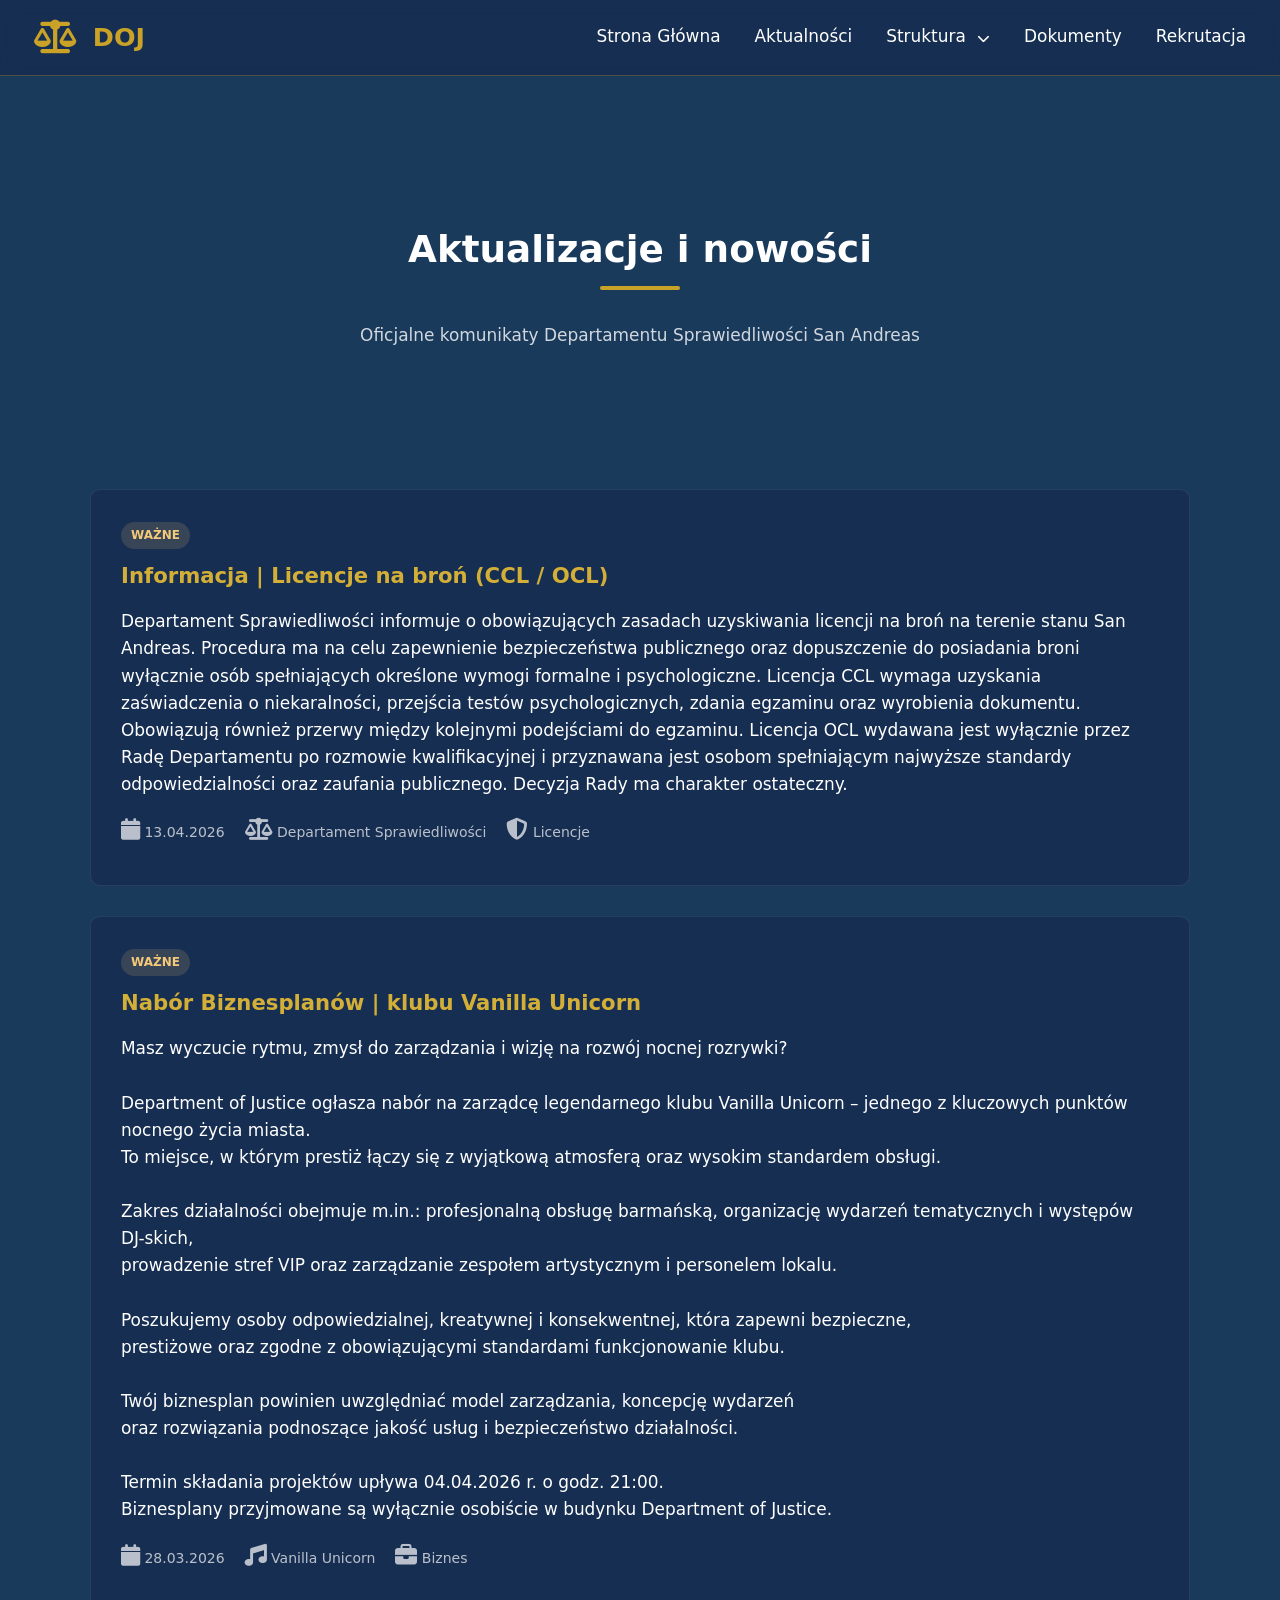
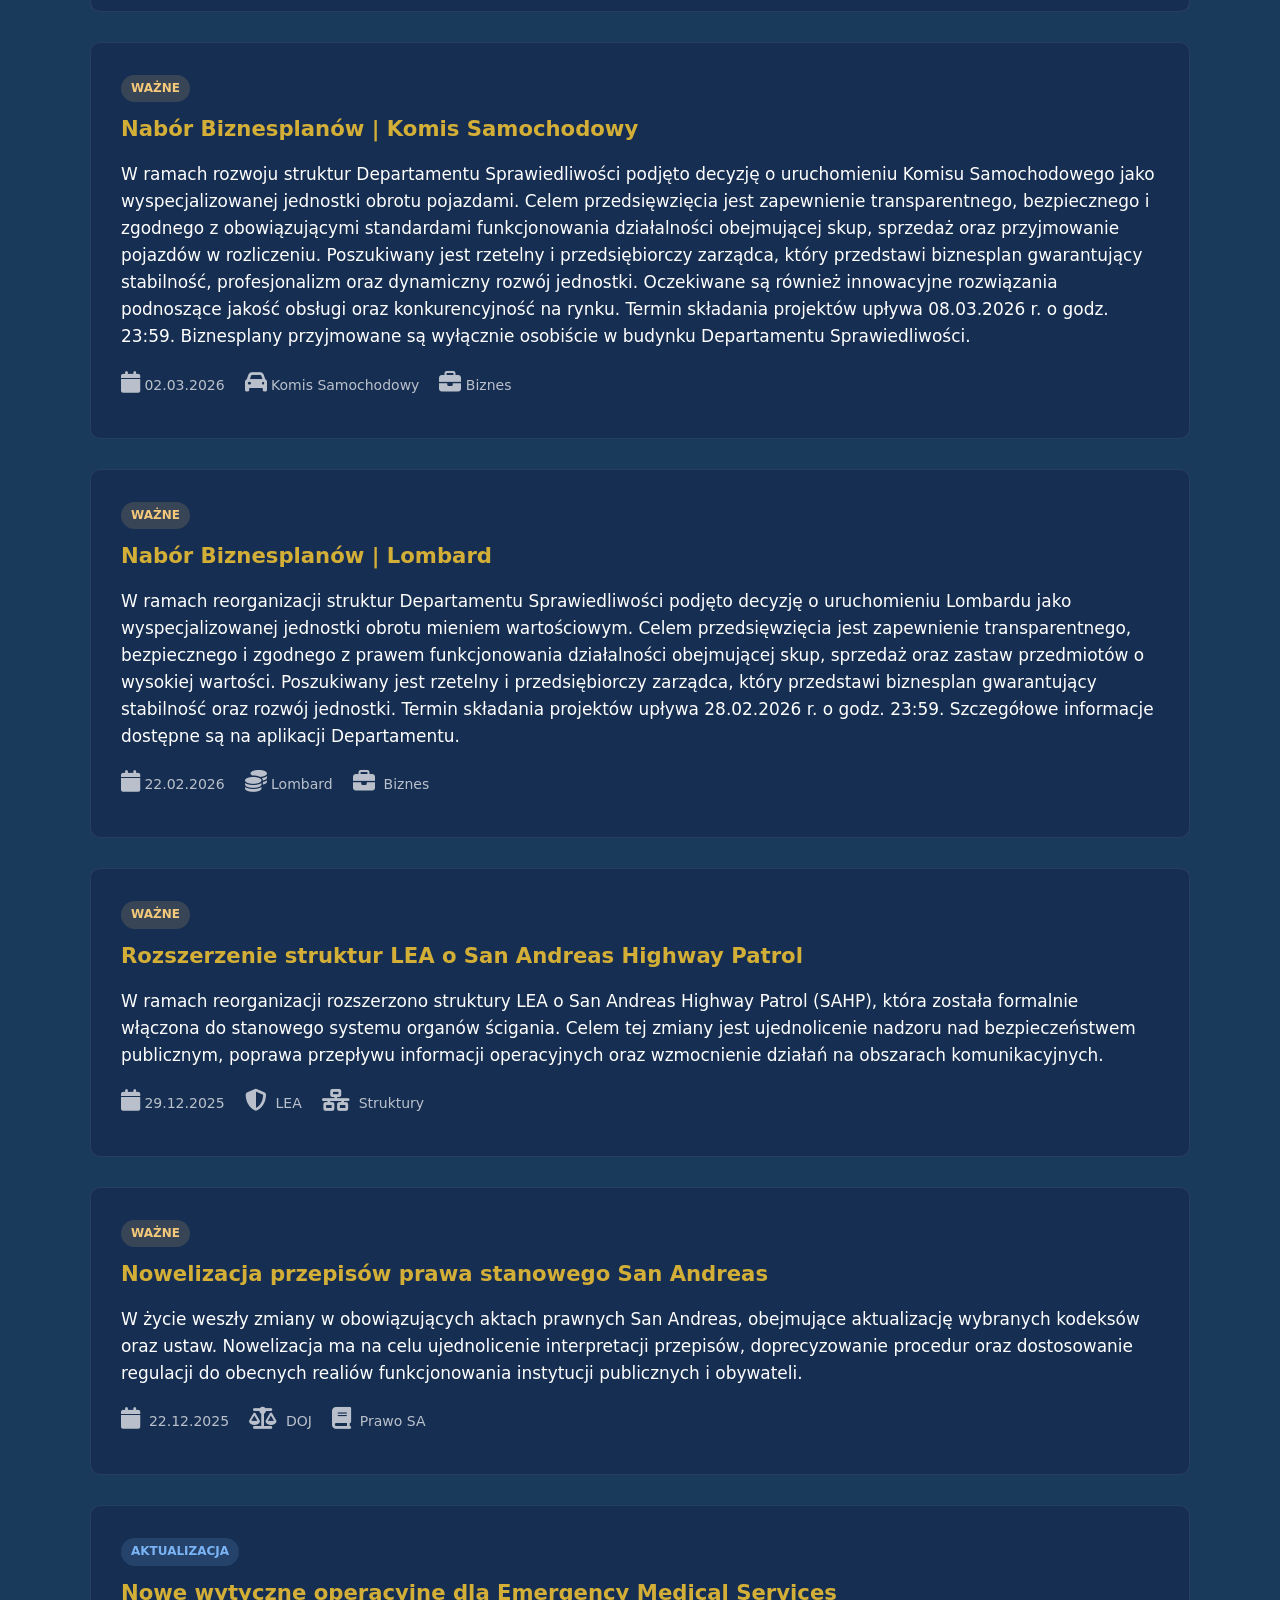
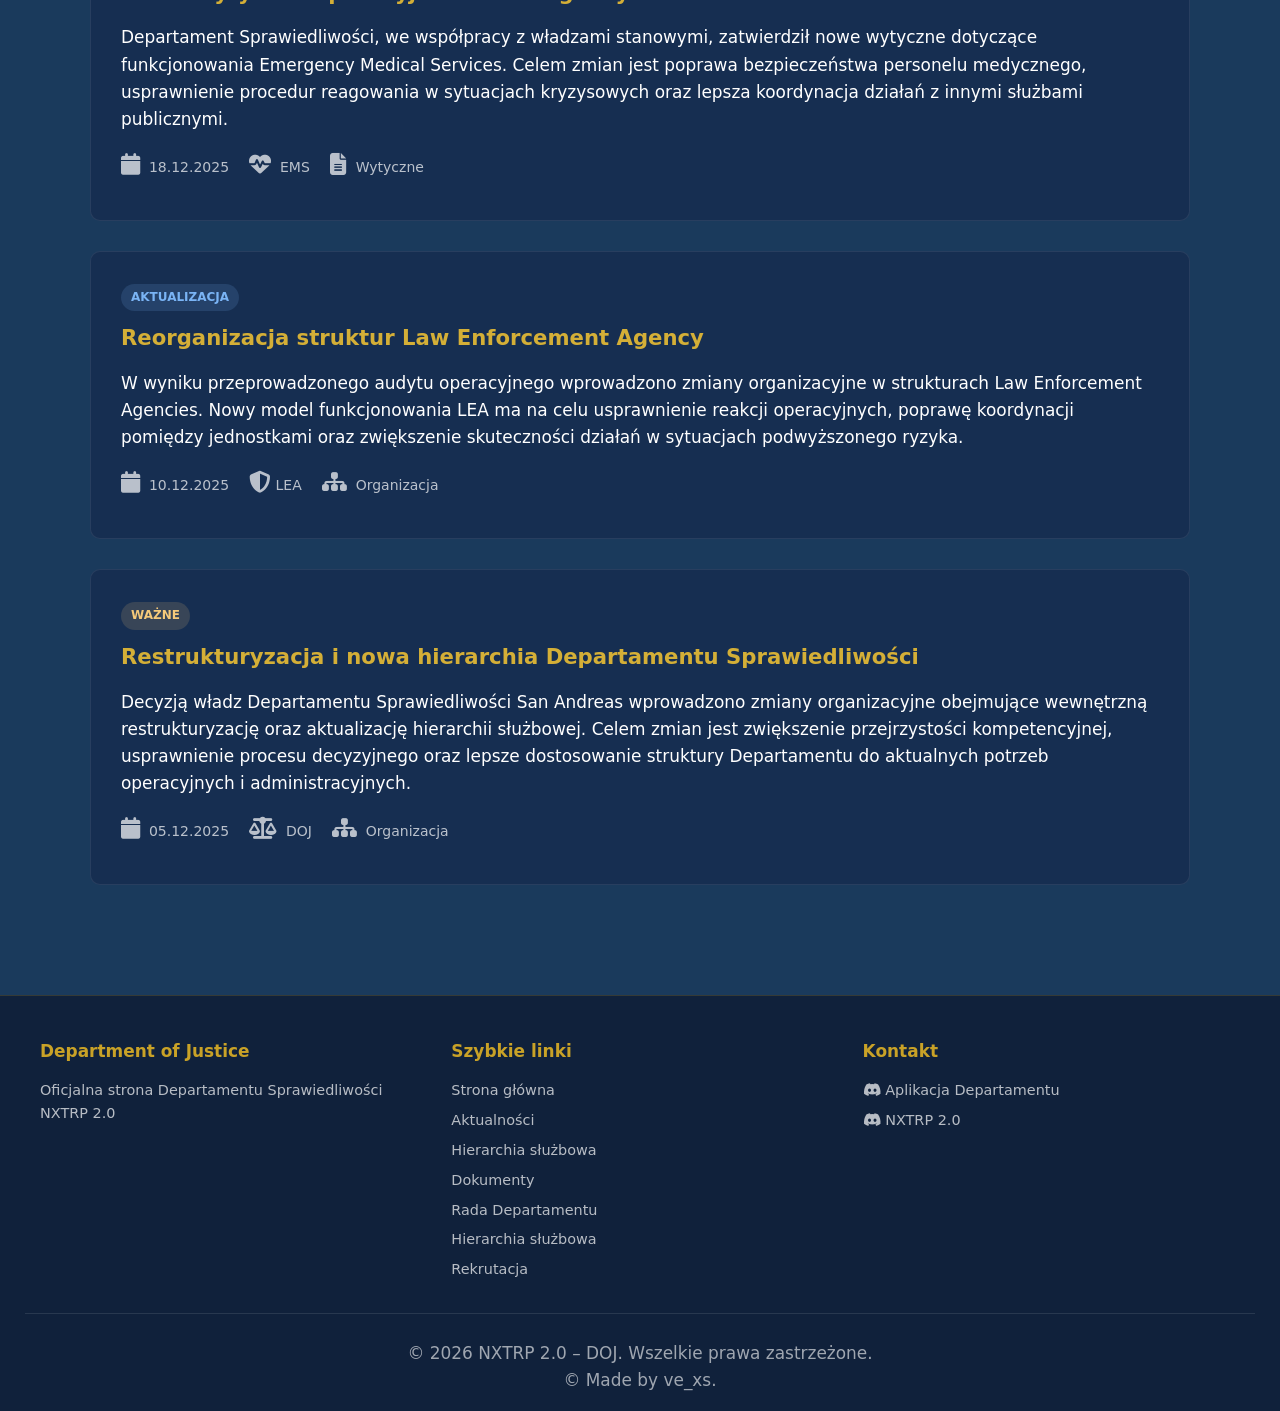
<file: index.html>
<!DOCTYPE html>
<html lang="pl">
<head>
    <meta charset="UTF-8">
    <meta name="viewport" content="width=device-width, initial-scale=1.0">

    <title>Aktualizacje | Department of Justice – NXTRP 2.0</title>

    <link href="https://cdnjs.cloudflare.com/ajax/libs/font-awesome/6.4.0/css/all.min.css" rel="stylesheet">

    <link rel="stylesheet" href="base.css">
    <link rel="stylesheet" href="layout.css">
    <link rel="stylesheet" href="components.css">
    <link rel="stylesheet" href="hero.css">
    <link rel="stylesheet" href="footer.css">
    <link rel="stylesheet" href="mobile.css">
    <link rel="stylesheet" href="news.css">


    <link rel="icon" type="image/png" href="dojlogog.png">
</head>

<body>

<nav id="navbar" role="navigation" aria-label="Główna nawigacja">
    <div class="nav-container">
        <a href="https://dojnxtrp.pl/" class="logo">
            <i class="fas fa-balance-scale"></i> DOJ
        </a>

        <ul class="nav-links">
            <li><a href="https://dojnxtrp.pl/">Strona Główna</a></li>
                        <li><a href="https://aktualnosci.dojnxtrp.pl">Aktualności</a></li>


            <li class="has-submenu">
                <a href="#">
                    Struktura <i class="fas fa-chevron-down"></i>
                </a>
                <ul class="submenu">
                    <li><a href="https://rada.dojnxtrp.pl/">Rada Departamentu</a></li>
                    <li><a href="https://hierarchia.dojnxtrp.pl/">Hierarchia służbowa</a></li>

                    <li class="submenu-divider"></li>

                    <li><a href="https://prokuratura.dojnxtrp.pl/">Prokuratura</a></li>
                    <li><a href="https://sadownictwo.dojnxtrp.pl/">Sądownictwo</a></li>
                    <li><a href="https://adwokatura.dojnxtrp.pl/">Adwokatura</a></li>
                    <li><a href="https://irs.dojnxtrp.pl/">Internal Revenue Service</a></li>
                    <li><a href="https://administracja.dojnxtrp.pl/">Administracja</a></li>
                </ul>
            </li>

            <li><a href="https://dokumenty.dojnxtrp.pl/">Dokumenty</a></li>
            <li><a href="https://rekrutacja.dojnxtrp.pl/">Rekrutacja</a></li>
        </ul>
    </div>

    <button id="hamburger" class="hamburger" aria-label="Menu" aria-expanded="false">
        <span></span>
        <span></span>
        <span></span>
    </button>
</nav>

<div id="overlay" class="overlay"></div>

<div class="mobile-menu" id="mobileMenu" aria-hidden="true">

    <div class="mobile-main-menu">
        <a href="https://dojnxtrp.pl/">Strona główna</a>
        <a href="https://aktualnosci.dojnxtrp.pl">Aktualności</a>
        <a href="#" class="mobile-open-structure">
            Struktura <i class="fas fa-chevron-right"></i>
        </a>
        <a href="https://dokumenty.dojnxtrp.pl/">Dokumenty</a>
        <a href="https://rekrutacja.dojnxtrp.pl/">Rekrutacja</a>
    </div>

    <div class="mobile-structure-menu">
        <a href="#" class="mobile-back">
            <i class="fas fa-chevron-left"></i> Wróć
        </a>

        <a href="https://rada.dojnxtrp.pl/">Rada Departamentu</a>
        <a href="https://hierarchia.dojnxtrp.pl/">Hierarchia służbowa</a>
        <a href="https://administracja.dojnxtrp.pl/">Administracja</a>
        <a href="https://prokuratura.dojnxtrp.pl/">Prokuratura</a>
        <a href="https://sadownictwo.dojnxtrp.pl/">Sądownictwo</a>
        <a href="https://adwokatura.dojnxtrp.pl/">Adwokatura</a>
        <a href="https://irs.dojnxtrp.pl/">Internal Revenue Service</a>
    </div>

</div>

<a id="maincontent" tabindex="-1"></a>

<section class="news-section" id="aktualnosci">

        <section class="page-section">  
    <div class="section-header fade-in">
        <h2>Aktualizacje i nowości</h2>
        <p>Oficjalne komunikaty Departamentu Sprawiedliwości San Andreas</p>
    </div>
    </section>


    
    <div class="news-list">

        <article class="news-card fade-in">

  <span class="news-badge important">Ważne</span>

  <h3>Informacja | Licencje na broń (CCL / OCL)</h3>

  <p>
    Departament Sprawiedliwości informuje o obowiązujących zasadach uzyskiwania licencji na broń na terenie stanu San Andreas.
    Procedura ma na celu zapewnienie bezpieczeństwa publicznego oraz dopuszczenie do posiadania broni wyłącznie osób spełniających
    określone wymogi formalne i psychologiczne. Licencja CCL wymaga uzyskania zaświadczenia o niekaralności, przejścia testów
    psychologicznych, zdania egzaminu oraz wyrobienia dokumentu. Obowiązują również przerwy między
    kolejnymi podejściami do egzaminu. Licencja OCL wydawana jest wyłącznie przez Radę Departamentu po rozmowie kwalifikacyjnej i
    przyznawana jest osobom spełniającym najwyższe standardy odpowiedzialności oraz zaufania publicznego. Decyzja Rady ma charakter
    ostateczny.
  </p>

  <div class="news-meta">
    <span><i class="fas fa-calendar"></i>&nbsp;13.04.2026</span>
    <span><i class="fas fa-scale-balanced"></i>&nbsp;Departament Sprawiedliwości</span>
    <span><i class="fas fa-shield-alt"></i>&nbsp;Licencje</span>
  </div>

</article>
    

        <article class="news-card fade-in">

  <span class="news-badge important">Ważne</span>

  <h3>Nabór Biznesplanów | klubu Vanilla Unicorn</h3>


  <p>
    Masz wyczucie rytmu, zmysł do zarządzania i wizję na rozwój nocnej rozrywki?<br><br>

    Department of Justice ogłasza nabór na zarządcę legendarnego klubu Vanilla Unicorn – jednego z kluczowych punktów nocnego życia miasta.<br>
    To miejsce, w którym prestiż łączy się z wyjątkową atmosferą oraz wysokim standardem obsługi.<br><br>

    Zakres działalności obejmuje m.in.: profesjonalną obsługę barmańską, organizację wydarzeń tematycznych i występów DJ-skich,<br>
    prowadzenie stref VIP oraz zarządzanie zespołem artystycznym i personelem lokalu.<br><br>

    Poszukujemy osoby odpowiedzialnej, kreatywnej i konsekwentnej, która zapewni bezpieczne,<br>
    prestiżowe oraz zgodne z obowiązującymi standardami funkcjonowanie klubu.<br><br>

    Twój biznesplan powinien uwzględniać model zarządzania, koncepcję wydarzeń<br>
    oraz rozwiązania podnoszące jakość usług i bezpieczeństwo działalności.<br><br>

    Termin składania projektów upływa 04.04.2026 r. o godz. 21:00.<br>
    Biznesplany przyjmowane są wyłącznie osobiście w budynku Department of Justice.
  </p>

  <div class="news-meta">
    <span><i class="fas fa-calendar"></i>&nbsp;28.03.2026</span>
    <span><i class="fas fa-music"></i>&nbsp;Vanilla Unicorn</span>
    <span><i class="fas fa-briefcase"></i>&nbsp;Biznes</span>
  </div>

</article>
        

        <article class="news-card fade-in">

  <span class="news-badge important">Ważne</span>

  <h3>Nabór Biznesplanów | Komis Samochodowy</h3>

  <p>
    W ramach rozwoju struktur Departamentu Sprawiedliwości podjęto decyzję o uruchomieniu Komisu Samochodowego jako
    wyspecjalizowanej jednostki obrotu pojazdami. Celem przedsięwzięcia jest zapewnienie transparentnego, bezpiecznego i
    zgodnego z obowiązującymi standardami funkcjonowania działalności obejmującej skup, sprzedaż oraz przyjmowanie pojazdów
    w rozliczeniu. Poszukiwany jest rzetelny i przedsiębiorczy zarządca, który przedstawi biznesplan gwarantujący stabilność,
    profesjonalizm oraz dynamiczny rozwój jednostki. Oczekiwane są również innowacyjne rozwiązania podnoszące jakość obsługi
    oraz konkurencyjność na rynku. Termin składania projektów upływa 08.03.2026 r. o godz. 23:59. Biznesplany przyjmowane
    są wyłącznie osobiście w budynku Departamentu Sprawiedliwości.
  </p>

  <div class="news-meta">
    <span><i class="fas fa-calendar"></i>&nbsp;02.03.2026</span>
    <span><i class="fas fa-car"></i>&nbsp;Komis Samochodowy</span>
    <span><i class="fas fa-briefcase"></i>&nbsp;Biznes</span>
  </div>

</article>

        

  <article class="news-card fade-in">

    <span class="news-badge important">Ważne</span>

    <h3> Nabór Biznesplanów | Lombard</h3>

    <p>
       W ramach reorganizacji struktur Departamentu Sprawiedliwości podjęto decyzję o uruchomieniu Lombardu jako wyspecjalizowanej jednostki obrotu mieniem wartościowym. Celem przedsięwzięcia jest 
        zapewnienie transparentnego, bezpiecznego i zgodnego z
        prawem funkcjonowania działalności obejmującej skup, sprzedaż oraz zastaw przedmiotów o wysokiej wartości.
        Poszukiwany jest rzetelny i przedsiębiorczy zarządca, który przedstawi biznesplan gwarantujący stabilność oraz rozwój jednostki.
        Termin składania projektów upływa 28.02.2026 r. o godz. 23:59.
        Szczegółowe informacje dostępne są na aplikacji Departamentu.
    </p>

    <div class="news-meta">
        <span><i class="fas fa-calendar"></i>&nbsp;22.02.2026</span>
     <span><i class="fas fa-coins"></i>&nbsp;Lombard</span>
    <span><i class="fas fa-briefcase"></i>&nbsp; Biznes</span>
    </div>
</article>

        

       <article class="news-card fade-in">

    <span class="news-badge important">Ważne</span>

    <h3>Rozszerzenie struktur LEA o San Andreas Highway Patrol</h3>

    <p>
        W ramach reorganizacji rozszerzono struktury LEA o San Andreas
        Highway Patrol (SAHP), która została formalnie włączona do
        stanowego systemu organów ścigania. Celem tej zmiany jest
        ujednolicenie nadzoru nad bezpieczeństwem publicznym, poprawa
        przepływu informacji operacyjnych oraz wzmocnienie działań na
        obszarach komunikacyjnych.
    </p>

    <div class="news-meta">
        <span><i class="fas fa-calendar"></i>&nbsp;29.12.2025</span>
        <span><i class="fas fa-shield-halved"></i>&nbsp;  LEA</span>
        <span><i class="fas fa-network-wired"></i>&nbsp; Struktury</span>
    </div>
</article>


<article class="news-card fade-in">

    <span class="news-badge important">Ważne</span>

    <h3>Nowelizacja przepisów prawa stanowego San Andreas</h3>

    <p>
        W życie weszły zmiany w obowiązujących aktach prawnych San Andreas,
        obejmujące aktualizację wybranych kodeksów oraz ustaw. Nowelizacja
        ma na celu ujednolicenie interpretacji przepisów, doprecyzowanie
        procedur oraz dostosowanie regulacji do obecnych realiów
        funkcjonowania instytucji publicznych i obywateli.
    </p>

    <div class="news-meta">
        <span><i class="fas fa-calendar"></i>&nbsp; 22.12.2025</span>
        <span><i class="fas fa-scale-balanced "></i>&nbsp; DOJ</span>
        <span><i class="fas fa-book	"></i>&nbsp; Prawo SA</span>
    </div>
</article>


<article class="news-card fade-in">

    <span class="news-badge update">Aktualizacja</span>

    <h3>Nowe wytyczne operacyjne dla Emergency Medical Services</h3>

    <p>
        Departament Sprawiedliwości, we współpracy z władzami stanowymi,
        zatwierdził nowe wytyczne dotyczące funkcjonowania Emergency Medical
        Services. Celem zmian jest poprawa bezpieczeństwa personelu
        medycznego, usprawnienie procedur reagowania w sytuacjach
        kryzysowych oraz lepsza koordynacja działań z innymi służbami
        publicznymi.
    </p>

    <div class="news-meta">
        <span><i class="fas fa-calendar"></i>&nbsp; 18.12.2025</span>
        <span><i class="fas fa-heart-pulse"></i>&nbsp; EMS</span>
        <span><i class="fas fa-file-alt	"></i>&nbsp; Wytyczne</span>
    </div>
</article>


<article class="news-card fade-in">

    <span class="news-badge update">Aktualizacja</span>

    <h3>Reorganizacja struktur Law Enforcement Agency</h3>

    <p>
        W wyniku przeprowadzonego audytu operacyjnego wprowadzono zmiany
        organizacyjne w strukturach Law Enforcement Agencies. Nowy model
        funkcjonowania LEA ma na celu usprawnienie reakcji operacyjnych,
        poprawę koordynacji pomiędzy jednostkami oraz zwiększenie
        skuteczności działań w sytuacjach podwyższonego ryzyka.
    </p>

    <div class="news-meta">
        <span><i class="fas fa-calendar"></i>&nbsp; 10.12.2025</span>
        <span><i class="fas fa-shield-halved"></i>&nbsp;LEA</span>
        <span><i class="fas fa-sitemap"></i>&nbsp; Organizacja</span>
    </div>
</article>


<article class="news-card fade-in">

        <span class="news-badge important">Ważne</span>


    <h3>Restrukturyzacja i nowa hierarchia Departamentu Sprawiedliwości</h3>

    <p>
        Decyzją władz Departamentu Sprawiedliwości San Andreas wprowadzono
        zmiany organizacyjne obejmujące wewnętrzną restrukturyzację oraz
        aktualizację hierarchii służbowej. Celem zmian jest zwiększenie
        przejrzystości kompetencyjnej, usprawnienie procesu decyzyjnego
        oraz lepsze dostosowanie struktury Departamentu do aktualnych
        potrzeb operacyjnych i administracyjnych.
    </p>

    <div class="news-meta">
        <span><i class="fas fa-calendar"></i>&nbsp; 05.12.2025</span>
        <span><i class="fas fa-scale-balanced"></i>&nbsp; DOJ</span>
        <span><i class="fas fa-sitemap"></i>&nbsp; Organizacja</span>
    </div>
</article>

    </div>
</section>


<footer>
    <div class="footer-content">
        <div class="footer-section">
            <h4>Department of Justice</h4>
            <p>
                Oficjalna strona Departamentu Sprawiedliwości<br>
                NXTRP 2.0
            </p>
        </div>

        <div class="footer-section">
            <h4>Szybkie linki</h4>
            <a href="https://dojnxtrp.pl/">Strona główna</a>
            <a href="https://aktualnosci.dojnxtrp.pl">Aktualności</a>
            <a href="https://hierarchia.dojnxtrp.pl/">Hierarchia służbowa</a>
            <a href="https://dokumenty.dojnxtrp.pl/">Dokumenty</a>
            <a href="https://rada.dojnxtrp.pl/">Rada Departamentu</a>
            <a href="https://hierarchia.dojnxtrp.pl/">Hierarchia służbowa</a>
            <a href="https://rekrutacja.dojnxtrp.pl/">Rekrutacja</a>
        </div>

        <div class="footer-section">
            <h4>Kontakt</h4>
            <a href="https://discord.gg/yJ2vK65k5r " target="_blank">
                <i class="fab fa-discord"></i> Aplikacja Departamentu
            </a>
            <a href="https://discord.gg/h5h69dvCpX" target="_blank">
                <i class="fab fa-discord"></i> NXTRP 2.0
            </a>
        </div>
    </div>

    <div class="footer-bottom">
        <p>&copy; 2026 NXTRP 2.0 – DOJ. Wszelkie prawa zastrzeżone.</p>
        <p>&copy; Made by ve_xs.</p>
    </div>
</footer>

<script src="core.js"></script>
</body>
</html>
</file>
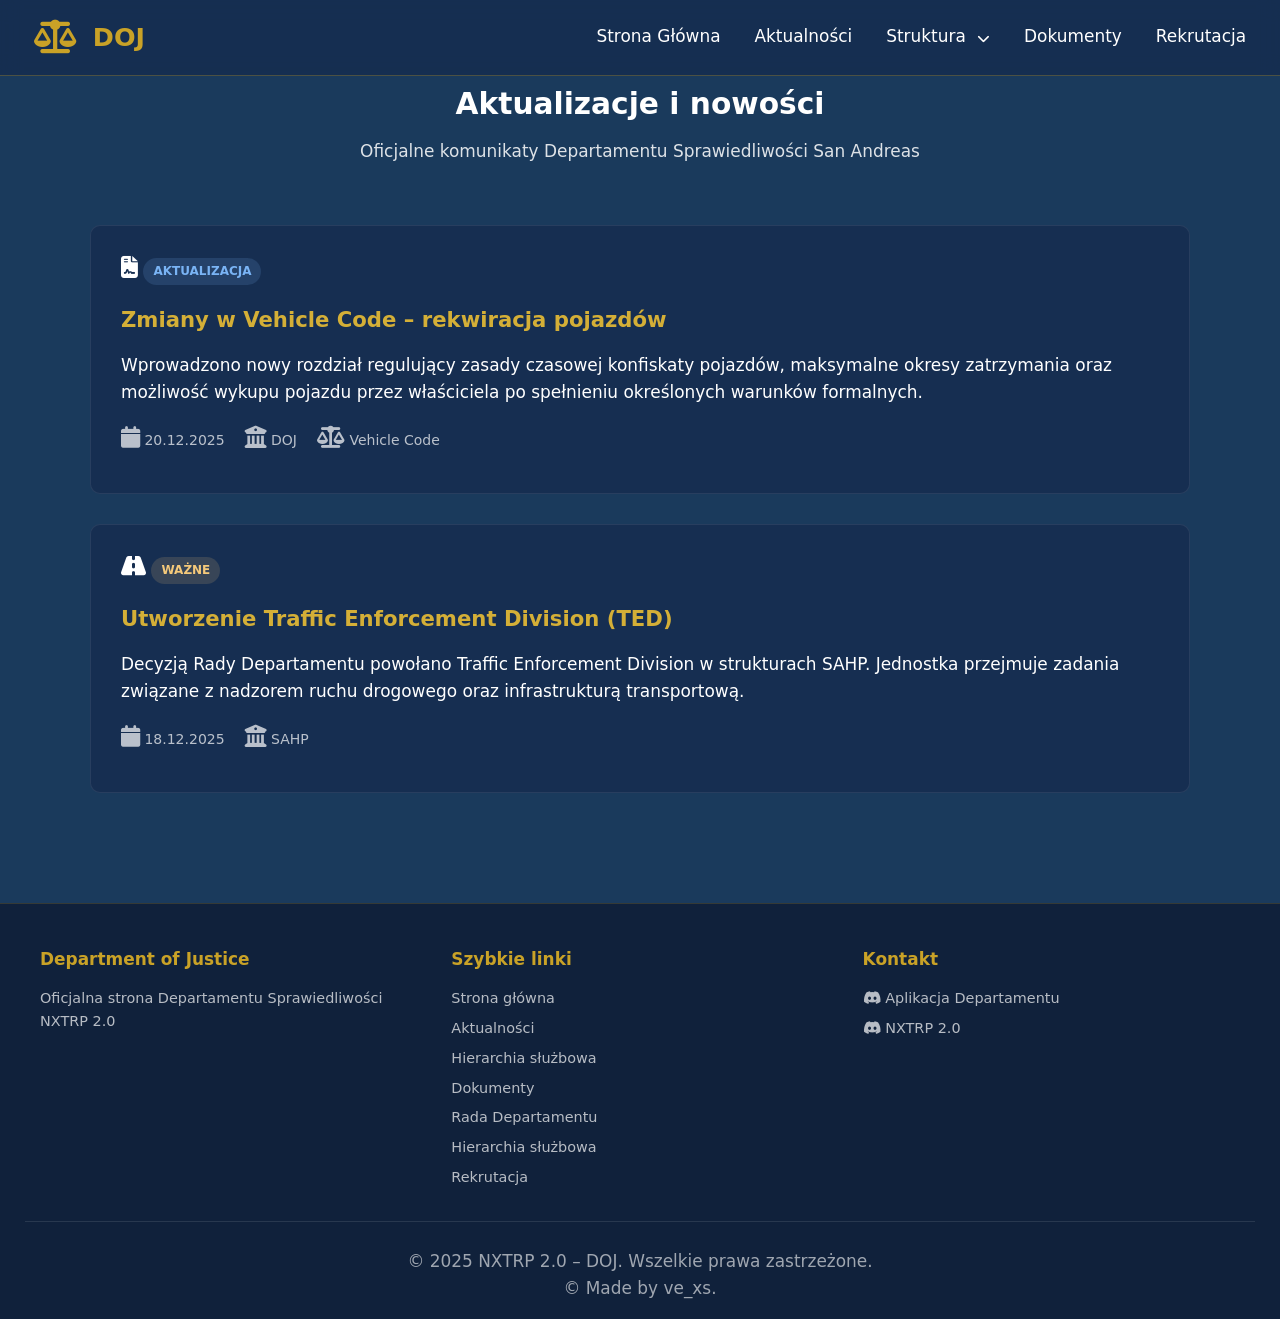
<file: news.html>
<!DOCTYPE html>
<html lang="pl">
<head>
    <meta charset="UTF-8">
    <meta name="viewport" content="width=device-width, initial-scale=1.0">

    <title>Aktualizacje | Department of Justice – NXTRP 2.0</title>

    <link href="https://cdnjs.cloudflare.com/ajax/libs/font-awesome/6.4.0/css/all.min.css" rel="stylesheet">

    <link rel="stylesheet" href="base.css">
    <link rel="stylesheet" href="layout.css">
    <link rel="stylesheet" href="components.css">
    <link rel="stylesheet" href="hero.css">
    <link rel="stylesheet" href="footer.css">
    <link rel="stylesheet" href="mobile.css">

    <link rel="icon" type="image/png" href="dojlogog.png">
</head>

<body>

<nav id="navbar" role="navigation" aria-label="Główna nawigacja">
    <div class="nav-container">
        <a href="https://dojnxtrp.pl/" class="logo">
            <i class="fas fa-balance-scale"></i> DOJ
        </a>

        <ul class="nav-links">
            <li><a href="https://dojnxtrp.pl/">Strona Główna</a></li>
                        <li><a href="https://news.dojnxtrp.pl/">Aktualności</a></li>


            <li class="has-submenu">
                <a href="#">
                    Struktura <i class="fas fa-chevron-down"></i>
                </a>
                <ul class="submenu">
                    <li><a href="https://rada.dojnxtrp.pl/">Rada Departamentu</a></li>
                    <li><a href="https://hierarchia.dojnxtrp.pl/">Hierarchia służbowa</a></li>

                    <li class="submenu-divider"></li>

                    <li><a href="https://prokuratura.dojnxtrp.pl/">Prokuratura</a></li>
                    <li><a href="https://sadownictwo.dojnxtrp.pl/">Sądownictwo</a></li>
                    <li><a href="https://adwokatura.dojnxtrp.pl/">Adwokatura</a></li>
                    <li><a href="https://irs.dojnxtrp.pl/">Internal Revenue Service (IRS)</a></li>
                    <li><a href="https://administracja.dojnxtrp.pl/">Administracja</a></li>
                </ul>
            </li>

            <li><a href="https://dokumenty.dojnxtrp.pl/">Dokumenty</a></li>
            <li><a href="https://rekrutacja.dojnxtrp.pl/">Rekrutacja</a></li>
        </ul>
    </div>

    <button id="hamburger" class="hamburger" aria-label="Menu" aria-expanded="false">
        <span></span>
        <span></span>
        <span></span>
    </button>
</nav>

<div id="overlay" class="overlay"></div>

<div class="mobile-menu" id="mobileMenu" aria-hidden="true">

    <div class="mobile-main-menu">
        <a href="https://dojnxtrp.pl/">Strona główna</a>
        <a href="https://news.dojnxtrp.pl/">Aktualności</a>
        <a href="#" class="mobile-open-structure">
            Struktura <i class="fas fa-chevron-right"></i>
        </a>
        <a href="https://dokumenty.dojnxtrp.pl/">Dokumenty</a>
        <a href="https://rekrutacja.dojnxtrp.pl/">Rekrutacja</a>
    </div>

    <div class="mobile-structure-menu">
        <a href="#" class="mobile-back">
            <i class="fas fa-chevron-left"></i> Wróć
        </a>

        <a href="https://rada.dojnxtrp.pl/">Rada Departamentu</a>
        <a href="https://hierarchia.dojnxtrp.pl/">Hierarchia służbowa</a>
        <a href="https://administracja.dojnxtrp.pl/">Administracja</a>
        <a href="https://prokuratura.dojnxtrp.pl/">Prokuratura</a>
        <a href="https://sadownictwo.dojnxtrp.pl/">Sądownictwo</a>
        <a href="https://adwokatura.dojnxtrp.pl/">Adwokatura</a>
        <a href="https://irs.dojnxtrp.pl/">Internal Revenue Service (IRS)</a>
    </div>

</div>

<a id="maincontent" tabindex="-1"></a>

<section class="news-section" id="aktualnosci">

    <div class="news-header fade-in">
        <h2>Aktualizacje i nowości</h2>
        <p>Oficjalne komunikaty Departamentu Sprawiedliwości San Andreas</p>
    </div>

    <div class="news-list">

        <article class="news-card fade-in">
            <i class="fas fa-file-contract"></i>

            <span class="news-badge update">Aktualizacja</span>

            <h3>Zmiany w Vehicle Code – rekwiracja pojazdów</h3>

            <p>
                Wprowadzono nowy rozdział regulujący zasady czasowej konfiskaty
                pojazdów, maksymalne okresy zatrzymania oraz możliwość
                wykupu pojazdu przez właściciela po spełnieniu określonych
                warunków formalnych.
            </p>

            <div class="news-meta">
                <span><i class="fas fa-calendar"></i> 20.12.2025</span>
                <span><i class="fas fa-building-columns"></i> DOJ</span>
                <span><i class="fas fa-scale-balanced"></i> Vehicle Code</span>
            </div>
        </article>

        <article class="news-card fade-in">
            <i class="fas fa-road"></i>

            <span class="news-badge important">Ważne</span>

            <h3>Utworzenie Traffic Enforcement Division (TED)</h3>

            <p>
                Decyzją Rady Departamentu powołano Traffic Enforcement
                Division w strukturach SAHP. Jednostka przejmuje zadania
                związane z nadzorem ruchu drogowego oraz infrastrukturą
                transportową.
            </p>

            <div class="news-meta">
                <span><i class="fas fa-calendar"></i> 18.12.2025</span>
                <span><i class="fas fa-building-columns"></i> SAHP</span>
            </div>
        </article>

    </div>
</section>


<footer>
    <div class="footer-content">
        <div class="footer-section">
            <h4>Department of Justice</h4>
            <p>
                Oficjalna strona Departamentu Sprawiedliwości<br>
                NXTRP 2.0
            </p>
        </div>

        <div class="footer-section">
            <h4>Szybkie linki</h4>
            <a href="https://dojnxtrp.pl/">Strona główna</a>
            <a href="https://news.dojnxtrp.pl/">Aktualności</a>
            <a href="https://hierarchia.dojnxtrp.pl/">Hierarchia służbowa</a>
            <a href="https://dokumenty.dojnxtrp.pl/">Dokumenty</a>
            <a href="https://rada.dojnxtrp.pl/">Rada Departamentu</a>
            <a href="https://hierarchia.dojnxtrp.pl/">Hierarchia służbowa</a>
            <a href="https://rekrutacja.dojnxtrp.pl/">Rekrutacja</a>
        </div>

        <div class="footer-section">
            <h4>Kontakt</h4>
            <a href="https://discord.gg/amTdxHyAs6" target="_blank">
                <i class="fab fa-discord"></i> Aplikacja Departamentu
            </a>
            <a href="https://discord.gg/h5h69dvCpX" target="_blank">
                <i class="fab fa-discord"></i> NXTRP 2.0
            </a>
        </div>
    </div>

    <div class="footer-bottom">
        <p>&copy; 2025 NXTRP 2.0 – DOJ. Wszelkie prawa zastrzeżone.</p>
        <p>&copy; Made by ve_xs.</p>
    </div>
</footer>

<script src="core.js"></script>
</body>
</html>
</file>
<file: base.css>
:root {
    --primary: #1a3a5c;           /* Ciemny granat - główne tło */
    --dark: #162e51;              /* GŁÓWNY kolor - ciemniejszy granat */
    --dark-brown: #0f1f38;        /* Bardzo ciemny granat - kafelki */
    --accent: #C9A227;            /* Złoto - akcenty */
    --accent-hover: #d4af37;      /* Jaśniejsze złoto */
    --burgundy: #a0522d;          /* Sienna - ważne elementy */
    --light: #ffffff;             /* Biały tekst */
    --text-dark: #162e51;         /* Ciemny tekst na jasnych elementach */
    --text-muted: rgba(22, 46, 81, .8); /* Przygaszony tekst */
    
    --gradient-card: linear-gradient(145deg, rgba(22, 46, 81, 0.95), rgba(15, 31, 56, 0.98));
    --gradient-bg: linear-gradient(180deg, #2a4a6f 0%, #1a3a5c 100%);
    
    --text-scale: 1;
}

* {
    margin: 0;
    padding: 0;
    box-sizing: border-box;
}

html {
    scroll-behavior: smooth;
}

body {
    font-family: 'Inter', 'Roboto', 'Segoe UI', system-ui, sans-serif;
    background: var(--primary);
    color: var(--text-dark);
    overflow-x: hidden;
    -webkit-font-smoothing: antialiased;
    -moz-osx-font-smoothing: grayscale;
}

::-webkit-scrollbar {
    width: 10px;
}

::-webkit-scrollbar-track {
    background: var(--dark);
}

::-webkit-scrollbar-thumb {
    background: var(--dark-brown);
    border-radius: 5px;
}

::-webkit-scrollbar-thumb:hover {
    background: var(--accent);
}

.loader {
    position: fixed;
    top: 0;
    left: 0;
    width: 100%;
    height: 100%;
    background: var(--primary);
    z-index: 9999;
    display: flex;
    align-items: center;
    justify-content: center;
    transition: opacity .5s, visibility .5s;
}

.loader.hidden {
    opacity: 0;
    visibility: hidden;
    pointer-events: none;
}

.loader-icon {
    width: 80px;
    height: 80px;
    border: 4px solid var(--accent);
    border-top-color: transparent;
    border-radius: 50%;
    animation: spin 1s linear infinite;
}

@keyframes spin {
    to { transform: rotate(360deg); }
}

.fade-in {
    opacity: 0;
    transform: translateY(30px);
    transition: all .6s ease-out;
}

.fade-in.visible {
    opacity: 1;
    transform: translateY(0);
}



.about {
    background: linear-gradient(180deg, var(--dark) 0%, var(--primary) 100%);
}

.about-grid {
    display: grid;
    grid-template-columns: repeat(auto-fit, minmax(280px, 1fr));
    gap: 2rem;
    max-width: 1200px;
    margin: 0 auto;
}

.about-card {
    background: rgba(42, 31, 22, .3);
    border: 1px solid rgba(201, 162, 39, .2);
    border-radius: 20px;
    padding: 2rem;
    transition: all .3s;
}

.about-card:hover {
    transform: translateY(-10px);
    border-color: var(--accent);
    box-shadow: 0 20px 40px rgba(201, 162, 39, .2);
}

.about-card i {
    font-size: 2.5rem;
    color: var(--accent);
    margin-bottom: 1rem;
    display: block;
}

.about-card h3 {
    font-size: 1.3rem;
    margin-bottom: .8rem;
}

.about-card p {
    color: rgba(255, 255, 255, .7);
    line-height: 1.7;
    font-size: .95rem;
}


.news-section {
    padding: 80px 20px;
}

.news-header {
    text-align: center;
    max-width: 900px;
    margin: 0 auto 60px;
}

.news-header h2 {
    margin-bottom: 10px;
}

.news-header p {
    opacity: 0.85;
}

.news-list {
    max-width: 1100px;
    margin: 0 auto;
}

.news-card {
    background:#162e51;
    border: 1px solid rgba(255,255,255,0.08);
    border-radius: 10px;
    padding: 30px;
    margin-bottom: 30px;
}

.news-card i {
    font-size: 22px;
    margin-bottom: 15px;
    display: inline-block;
}

.news-card h3 {
    margin: 10px 0 15px;
    color: #d4af37;
}

.news-card p {
    line-height: 1.6;
}

.news-meta {
    margin-top: 20px;
    font-size: 14px;
    opacity: 0.7;
    display: flex;
    gap: 20px;
    flex-wrap: wrap;
}

.news-badge {
    display: inline-block;
    padding: 4px 10px;
    border-radius: 20px;
    font-size: 12px;
    font-weight: 600;
    text-transform: uppercase;
}

.news-badge.important {
    background: rgba(245,201,122,0.15);
    color: #f5c97a;
}

.news-badge.update {
    background: rgba(122,180,245,0.15);
    color: #7ab4f5;
}

@media (max-width: 768px) {
    .news-card {
        padding: 22px;
    }
}
</file>
<file: layout.css>
nav {
    position: fixed;
    top: 0;
    width: 100%;
    z-index: 1000;
    background: rgba(22, 46, 81, .95);
    backdrop-filter: blur(10px);
    border-bottom: 1px solid rgba(201, 162, 39, .3);
    transition: all .3s;
}

nav.scrolled {
    background: rgba(22, 46, 81, .98);
    box-shadow: 0 4px 30px rgba(0, 0, 0, .5);
}



.nav-container {
    max-width: 1400px;
    margin: 0 auto;
    display: flex;
    justify-content: space-between;
    align-items: center;
    padding: 1rem 2rem;
}
.submenu-divider {
    height: 1px;
    background: rgba(255,255,255,0.15);
    margin: 8px 0;
    list-style: none;
}


.logo {
    display: flex;
    align-items: center;
    gap: 1rem;
    font-size: 1.5rem;
    font-weight: 700;
    color: var(--accent);
    text-decoration: none;
}

.logo i {
    font-size: 2rem;
}

.nav-links {
    display: flex;
    gap: 2rem;
    list-style: none;
}

.nav-links a {
    color: var(--light);
    text-decoration: none;
    font-weight: 500;
    position: relative;
    padding: .5rem 0;
    transition: color .3s;
}

.nav-links a::after {
    content: '';
    position: absolute;
    bottom: 0;
    left: 0;
    width: 0;
    height: 2px;
    background: var(--accent);
    transition: width .3s;
}

.nav-links a:hover {
    color: var(--accent);
}

.nav-links a:hover::after {
    width: 100%;
}



section {
    padding: 5rem 1.5rem;
}

.section-header {
    text-align: center;
    margin-bottom: 3rem;
}

.section-header h2 {
    font-size: 2.2rem;
    margin-bottom: 1rem;
    position: relative;
    display: inline-block;
    color: var(--light);
}

.section-header h2::after {
    content: '';
    position: absolute;
    bottom: -10px;
    left: 50%;
    transform: translateX(-50%);
    width: 80px;
    height: 4px;
    background: var(--accent);
    border-radius: 2px;
}

.section-header p {
    color: rgba(255, 255, 255, .8);
    max-width: 600px;
    margin: 1.5rem auto 0;

}
</file>
<file: components.css>
:root {
    --primary: #1a3a5c;
    --dark: #162e51;
    --light: #ffffff;
    --text-dark: #ffffff;
    --accent: #C9A227;
    --transition-fast: 160ms;
    --transition-medium: 300ms;
    --text-scale: 1.06;
}

html {
    font-size: calc(16px * var(--text-scale));
}

body {
    margin: 0;
    font-family: 'Inter', 'Segoe UI', system-ui, sans-serif;
    color: var(--light);
    line-height: 1.6;
}


.btn {
    padding: .9rem 1.8rem;
    border-radius: 8px;
    font-weight: 500;
    text-decoration: none;
    cursor: pointer;
    border: none;
    font-size: .95rem;
    display: inline-flex;
    align-items: center;
    gap: .5rem;
    transition: all .3s;
}

.btn-primary {
    background: var(--accent);
    color: var(--light);
}

.btn-outline {
    background: transparent;
    color: var(--text-dark);
    border: 2px solid var(--text-dark);
}

.btn-small {
    padding: .6rem 1.2rem;
    font-size: .85rem;
}

.btn-doc {
    background: rgba(255,255,255,.12);
    color: var(--light);
    border: 1.5px solid rgba(255,255,255,.35);
    backdrop-filter: blur(10px);
}


.hero-buttons {
    display: flex;
    justify-content: center;
    align-items: center;
    gap: 1.5rem;
}

.hero-buttons .btn-hero {
    flex: 0 0 auto;
    width: auto;
    margin: 0;
}

@media (max-width: 600px) {
    .hero-buttons {
        flex-direction: column;
    }

    .hero-buttons .btn-hero {
        width: 100%;
        justify-content: center;
    }
}


.docs-grid {
    display: grid;
    grid-template-columns: repeat(auto-fit, minmax(300px, 1fr));
    gap: 1.5rem;
    align-items: stretch;
}


.doc-card {
    background: linear-gradient(145deg, rgba(22,46,81,.95), rgba(15,31,56,.98));
    border: 1px solid rgba(201,162,39,.45);
    border-radius: 16px;
    padding: 1.5rem;
    display: flex;
    flex-direction: column;
    height: 100%;
}

.doc-card p {
    color: rgba(255,255,255,.85);
    margin-bottom: 1.2rem;
}

.doc-footer {
    margin-top: auto;
    display: flex;
    justify-content: space-between;
    align-items: center;
    gap: 1rem;
}


.doc-card .btn-doc {
    transition:
        background-color 0.25s ease,
        border-color 0.25s ease,
        box-shadow 0.25s ease,
        transform 0.2s ease;
}

.doc-card .btn-doc:hover {
    background-color: rgba(201, 162, 39, 0.18);
    border-color: var(--accent);
    transform: translateY(-2px);
    box-shadow: 0 6px 16px rgba(201, 162, 39, 0.35);
}

.doc-card .btn {
    flex: 0 0 auto;
    width: auto;
}


h1 { font-size: 2.25rem; }
h2 { font-size: 1.75rem; }
h3 { font-size: 1.25rem; }
h4 { font-size: 1rem; }

p, a, li, .btn {
    font-size: 1rem;
}



.documents {
    background: #1f3f63;
    padding: 4rem 1rem;
}

.documents .docs-grid {
    display: grid;
    grid-template-columns: repeat(auto-fit, minmax(280px, 1fr));
    gap: 2rem;
}

.documents .doc-card {
    background: linear-gradient(
        180deg,
        rgba(18, 38, 63, 0.95),
        rgba(13, 29, 50, 0.98)
    );
    border-radius: 18px;
    padding: 2rem 1.8rem;
    border: 1px solid rgba(201, 162, 39, 0.35);
    box-shadow: 0 20px 50px rgba(0,0,0,.35);

    display: flex;
    flex-direction: column;
    height: 100%;

    transition: transform .35s ease, box-shadow .35s ease, border-color .35s ease;
}

.documents .doc-card:hover {
    transform: translateY(-6px);
    border-color: var(--accent);
    box-shadow: 0 25px 60px rgba(0,0,0,.45);
}

.documents .doc-header {
    display: flex;
    align-items: flex-start;
    gap: 1rem;
    margin-bottom: 1.2rem;
}

.documents .doc-icon i {
    color: var(--accent);
    font-size: 1.8rem;
}

.documents .doc-info h3 {
    font-size: 1.2rem;
    line-height: 1.35;
    margin: 0 0 .3rem;
    color: #ffffff;
}

.documents .doc-info span {
    font-size: .85rem;
    opacity: .75;
}

.documents .doc-card p {
    font-size: .95rem;
    color: rgba(255,255,255,.85);
    line-height: 1.55;
    margin: .6rem 0 1.4rem;

    display: -webkit-box;
    -webkit-box-orient: vertical;
    overflow: hidden;
}

.documents .doc-footer {
    margin-top: auto;
    display: flex;
    justify-content: space-between;
    align-items: center;
}

.documents .doc-meta {
    font-size: .85rem;
    opacity: .8;
}

.documents .btn-doc {
    background: rgba(255,255,255,.12);
    border: 1.5px solid rgba(255,255,255,.35);
    color: #fff;
}


.nav-links li {
    position: relative;
}

.submenu {
    position: absolute;
    top: 100%;
    left: 0;
    min-width: 220px;
    background: #162e51;
    border-radius: 8px;
    padding: 10px 0;
    display: none;
    box-shadow: 0 10px 25px rgba(0,0,0,.25);
    z-index: 1000;
}

.has-submenu:hover .submenu {
    display: block;
}

.submenu li a {
    display: block;
    padding: 10px 20px;
    white-space: nowrap;
}

.submenu li a:hover {
    background: rgba(255,255,255,.08);
}

.has-submenu > a i {
    font-size: 0.75em;
    margin-left: 6px;
}
.nav-links,
.nav-links ul {
    list-style: none;
    margin: 0;
    padding: 0;
}

.page-section {
    max-width: 1200px;
    margin: 140px auto;
    padding: 0 20px;
    color: white;
}

.image-wrapper {
    display: flex;
    justify-content: center;
}

.image-wrapper img {
    max-width: 100%;
    border-radius: 14px;
}


.doj-profile {
    background-color: #162e51;
    padding: 100px 0;
    color: #ffffff;
}

.doj-profile-inner {
    max-width: 1200px;
    margin: 0 auto;
    padding: 0 30px;

    display: flex;
    gap: 60px;
    align-items: center;
}

.doj-profile-left img {
    width: 360px;
    height: auto;
    border-radius: 6px;
    box-shadow: 0 20px 40px rgba(0, 0, 0, 0.45);
}

.doj-profile-right {
    flex: 1;
}

.doj-rank {
    margin: 0 0 12px;
    font-size: 0.85rem;
    letter-spacing: 2px;
    text-transform: uppercase;
    color: #9fb6d9;
    font-weight: 600;
}

.doj-name {
    margin: 0 0 30px;
    font-size: 2.2rem;
    font-weight: 700;
    color: #ffffff;
}

.doj-profile-right p {
    font-size: 1rem;
    line-height: 1.8;
    color: rgba(255, 255, 255, 0.9);
    max-width: 720px;
}

@media (max-width: 900px) {
    .doj-profile-inner {
        flex-direction: column;
        text-align: center;
    }

    .doj-profile-left img {
        width: 260px;
    }
}

.hierarchy-image-wrapper{
    max-width: 100%;



}
</file>
<file: hero.css>
.hero {
    min-height: 60vh;
    position: relative;
    display: flex;
    align-items: center;
    justify-content: center;
    background: linear-gradient(144deg, #162e51 0%, #090d1a 100%);}

.hero::before {
    content: '';
    position: absolute;
    inset: 0;
    background: url('data:image/svg+xml,<svg xmlns="http://www.w3.org/2000/svg" viewBox="0 0 100 100"><circle cx="50" cy="50" r="40" fill="none" stroke="%23c9a227" stroke-width="0.5" opacity="0.1"/></svg>');
    background-size: 100px;
    opacity: .5;
    animation: bgMove 20s linear infinite;
}


.hero-buttons {
    display: flex;
    justify-content: center;
    align-items: center;
    gap: 1.5rem;
    margin-top: 2rem;
    flex-wrap: wrap;  
}

.hero-buttons .btn {
    display: inline-flex;
    align-items: center;
    justify-content: center;
}


.hero-buttons .btn {
    transition: 
        transform .25s ease,
        box-shadow .25s ease,
        background-color .25s ease,
        color .25s ease,
        border-color .25s ease;
}

.hero-buttons .btn:hover {
    transform: translateY(-4px);
    box-shadow: 0 12px 30px rgba(201, 162, 39, 0.45);
}

.hero-buttons .btn-primary:hover {
    background-color: var(--accent-hover);
    color: #fff;
}

.hero-buttons .btn-outline:hover {
    background-color: rgba(201, 162, 39, 0.15);
    border-color: var(--accent);
    color: var(--accent);
}



@keyframes bgMove {
    to {
        background-position: 100px 100px;
    }
}

.hero-content {
    text-align: center;
    z-index: 1;
    animation: fadeInUp 1s ease-out;
    padding: 0 1rem;
}

@keyframes fadeInUp {
    from {
        opacity: 0;
        transform: translateY(50px);
    }
    to {
        opacity: 1;
        transform: translateY(0);
    }
}

.hero-badge {
    display: inline-block;
    padding: .5rem 1.5rem;
    background: rgba(201, 162, 39, .2);
    border: 1px solid var(--accent);
    border-radius: 50px;
    margin-bottom: 2rem;
    font-size: .9rem;
    letter-spacing: 2px;
    text-transform: uppercase;
}

.hero h1 {
    font-size: clamp(2rem, 6vw, 4.5rem);
    font-weight: 800;
    margin-bottom: 1rem;
    background: linear-gradient(135deg, var(--light) 0%, var(--accent) 100%);
    -webkit-background-clip: text;
    -webkit-text-fill-color: transparent;
    background-clip: text;
}

.hero p {
    font-size: 1.1rem;
    color: rgba(255, 255, 255, .7);
    max-width: 600px;
    margin: 0 auto 2rem;
}

.hero-buttons {
    display: flex;
    gap: 1rem;
    justify-content: center;
    flex-wrap: wrap;

}
</file>
<file: footer.css>
footer {
    background: rgba(15, 31, 56, .9);
    border-top: 1px solid rgba(201, 162, 39, .2);
    padding: 2.5rem 1.5rem 1rem;
}

.footer-content {
    max-width: 1200px;
    margin: 0 auto;
    display: grid;
    grid-template-columns: repeat(auto-fit, minmax(180px, 1fr));
    gap: 2rem;
    margin-bottom: 1.5rem;
}

.footer-section h4 {
    color: var(--accent);
    margin-bottom: .8rem;
    font-size: 1rem;
}

.footer-section p,
.footer-section a {
    color: rgba(255, 255, 255, .7);
    text-decoration: none;
    display: block;
    margin-bottom: .4rem;
    font-size: .85rem;
    transition: color .3s;
}

.footer-section a:hover {
    color: var(--accent);
}

.footer-bottom {
    text-align: center;
    padding-top: 1.5rem;
    border-top: 1px solid rgba(255, 255, 255, .1);
    color: rgba(255, 255, 255, .6);
    font-size: .8rem;

}
</file>
<file: mobile.css>
@media(max-width: 768px) {

    .nav-links {
        display: none;
    }

    .hamburger {
        display: flex;
    }

    .form-row {
        grid-template-columns: 1fr;
    }

    .recruitment-header {
        justify-content: center;
        text-align: center;
    }

    .docs-grid {
        grid-template-columns: 1fr;
    }

    .gallery-grid {
        grid-template-columns: 1fr;
    }

    .schedule-grid,
    .archive-grid {
        grid-template-columns: 1fr;
    }
    .hero-badge {
        
       margin-top: 4vh;
    }
}



.documents {
    background: #1f3f63 !important;
    padding: 4rem 1rem !important;
}

.documents .docs-grid {
    display: grid !important;
    grid-template-columns: repeat(auto-fit, minmax(280px, 1fr)) !important;
    gap: 2rem !important;
    align-items: stretch !important;
}

.documents .doc-card {
    background: linear-gradient(
        180deg,
        rgba(18, 38, 63, 0.95),
        rgba(13, 29, 50, 0.98)
    ) !important;

    border-radius: 18px !important;
    padding: 2rem 1.8rem !important;
    border: 1px solid rgba(201, 162, 39, 0.35) !important;
    box-shadow: 0 20px 50px rgba(0,0,0,.35) !important;

    display: flex !important;
    flex-direction: column !important;
    height: 100% !important;

    transition: transform .35s ease, box-shadow .35s ease, border-color .35s ease !important;
}

.documents .doc-card:hover {
    transform: translateY(-6px) !important;
    border-color: var(--accent) !important;
    box-shadow: 0 25px 60px rgba(0,0,0,.45) !important;
}

.documents .doc-header {
    display: flex !important;
    align-items: flex-start !important;
    gap: 1rem !important;
    margin-bottom: 1.2rem !important;
}

.documents .doc-icon i {
    color: var(--accent) !important;
    font-size: 1.8rem !important;
}

.documents .doc-info h3 {
    font-size: 1.2rem !important;
    line-height: 1.35 !important;
    margin: 0 0 .3rem !important;
    color: #fff !important;
}

.documents .doc-info span {
    font-size: .85rem !important;
    opacity: .75 !important;
}

.documents .doc-card p {
    font-size: .95rem !important;
    color: rgba(255,255,255,.85) !important;
    line-height: 1.55 !important;
    margin: .6rem 0 1.4rem !important;

    display: -webkit-box !important;
    -webkit-box-orient: vertical !important;
    overflow: hidden !important;
}

.documents .doc-footer {
    margin-top: auto !important;
    display: flex !important;
    justify-content: space-between !important;
    align-items: center !important;
    gap: 1rem !important;
}

.documents .doc-meta {
    font-size: .85rem !important;
    opacity: .8 !important;
}

.documents .btn-doc {
    background: rgba(255,255,255,.12) !important;
    border: 1.5px solid rgba(255,255,255,.35) !important;
    color: #fff !important;
}

.mobile-main-menu,
.mobile-structure-menu {
    display: none;
}

.mobile-menu.show-main .mobile-main-menu {
    display: block;
}

.mobile-menu.show-structure .mobile-structure-menu {
    display: block;
}


#hamburger {
    display: none;
    width: 32px;
    height: 28px;
    background: transparent;
    border: none;
    cursor: pointer;
    padding: 0;
    z-index: 1001;
    position: relative;
    margin-left: auto; 
    margin-top: -5.5vh;
    margin-bottom: 1vh;
    margin-right: 5vw;

}

#hamburger span {
    position: absolute;
    left: 0;
    width: 100%;
    height: 3px;
    background: var(--gold, #d4af37);
    border-radius: 2px;
    transition: 0.3s ease;
    display: block;
}

#hamburger span:nth-child(1) {
    top: 0;
}

#hamburger span:nth-child(2) {
    top: 50%;
    transform: translateY(-50%);
}

#hamburger span:nth-child(3) {
    bottom: 0;
}

#hamburger.open span:nth-child(1) {
    top: 50%;
    transform: translateY(-50%) rotate(45deg);
}

#hamburger.open span:nth-child(2) {
    opacity: 0;
}

#hamburger.open span:nth-child(3) {
    bottom: auto;
    top: 50%;
    transform: translateY(-50%) rotate(-45deg);
}

.mobile-menu {
    position: fixed;
    top: 62px;
    right: -100%;
    width: 300px;
    max-width: 85vw;
    height:100vh;
    background: linear-gradient(180deg, rgba(15, 15, 15, 0.98) 0%, rgba(20, 20, 20, 0.95) 100%);
    backdrop-filter: blur(20px);
    -webkit-backdrop-filter: blur(20px);
    padding: 2rem 0;
    transition: right 0.4s cubic-bezier(0.68, -0.55, 0.265, 1.55);
    z-index: 999;
    overflow-y: auto;
    border-left: 2px solid rgba(212, 175, 55, 0.3);
    box-shadow: -5px 0 30px rgba(0, 0, 0, 0.5);
}

.mobile-menu.open {
    right: 0;
}

.mobile-menu a {
    display: block;
    padding: 1.2rem 2rem;
    color: rgba(255, 255, 255, 0.9);
    text-decoration: none;
    font-size: 1.1rem;
    font-weight: 500;
    border-bottom: 1px solid rgba(255, 255, 255, 0.05);
    transition: all 0.3s ease;
    position: relative;
}

.mobile-menu a::before {
    content: '';
    position: absolute;
    left: 0;
    top: 0;
    height: 100%;
    width: 4px;
    background: var(--gold, #d4af37);
    transform: scaleY(0);
    transition: transform 0.3s ease;
}

.mobile-menu a:hover,
.mobile-menu a:focus {
    background: rgba(212, 175, 55, 0.1);
    color: var(--gold, #d4af37);
    padding-left: 2.5rem;
}

.mobile-menu a:hover::before,
.mobile-menu a:focus::before {
    transform: scaleY(1);
}

.mobile-menu a:first-child {
    border-top: 1px solid rgba(255, 255, 255, 0.05);
}

.overlay {
    position: fixed;
    top: 0;
    left: 0;
    width: 100%;
    height: 100%;
    background: rgba(0, 0, 0, 0.75);
    opacity: 0;
    visibility: hidden;
    transition: all 0.3s ease;
    z-index: 998;
    backdrop-filter: blur(3px);
}

.overlay.active {
    opacity: 1;
    visibility: visible;
}

@media (max-width: 968px) {
    #hamburger {
        display: flex;
    }
    
    .nav-links {
        display: none !important;
    }
}

@media (max-width: 480px) {
    .mobile-menu {
        width: 100%;
        max-width: 100%;
        border-left: none;
    }
    
    .mobile-menu a {
        font-size: 1rem;
        padding: 1rem 1.5rem;
    }
}

.mobile-menu {
    scroll-behavior: smooth;
    -webkit-overflow-scrolling: touch;
}

body.menu-open {
    overflow: hidden;

}
</file>
<file: news.css>
.news_hero {
    text-align: center;
    padding: 60px 20px;
    background: linear-gradient(135deg, #162e51, #0e1f36);
    color: #fff;
}

.news_list {
    max-width: 1000px;
    margin: 60px auto;
    padding: 0 20px;
}

.news_item {
    border-bottom: 1px solid rgba(255,255,255,0.1);
    padding: 25px 0;
}

.news_item h2 {
    margin: 10px 0;
    color: #e3e9f0;
}

.news_date {
    font-size: 13px;
    color: #9fb4d1;
}

.news_item.important h2 {
    color: #f5c97a;
}
</file>
